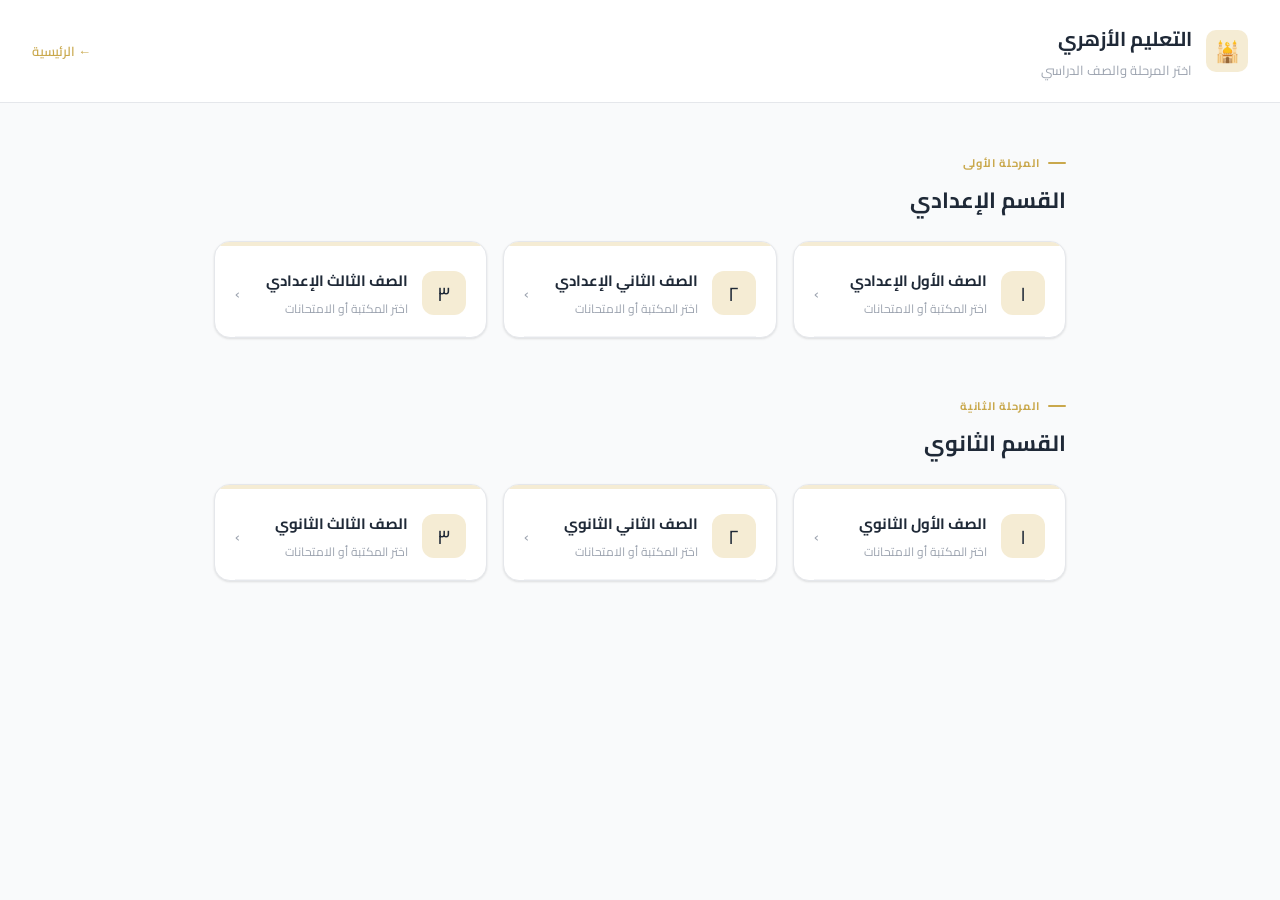
<file: sections/azhar.html>
<!doctype html>
<html lang="ar" dir="rtl">
  <head>
    <meta charset="UTF-8" />
    <meta name="viewport" content="width=device-width, initial-scale=1.0" />
    <title>التعليم الأزهري</title>
    <link rel="preconnect" href="https://fonts.googleapis.com" />
    <link
      href="https://fonts.googleapis.com/css2?family=Cairo:wght@400;500;600;700&display=swap"
      rel="stylesheet"
    />
    <style>
      /* ===== RESET & BASE ===== */
      *,
      *::before,
      *::after {
        box-sizing: border-box;
        margin: 0;
        padding: 0;
      }

      :root {
        --gold: #c9a84c;
        --gold-light: #f5ecd4;
        --gold-hover: #b8923e;
        --white: #ffffff;
        --gray-50: #f9fafb;
        --gray-100: #f3f4f6;
        --gray-200: #e5e7eb;
        --gray-400: #9ca3af;
        --gray-600: #4b5563;
        --gray-800: #1f2937;
        --radius-card: 16px;
        --radius-btn: 10px;
        --shadow-sm:
          0 1px 3px rgba(0, 0, 0, 0.07), 0 1px 2px rgba(0, 0, 0, 0.05);
        --shadow-md: 0 4px 16px rgba(0, 0, 0, 0.09);
        --transition: 0.2s ease;
      }

      body {
        font-family: "Cairo", sans-serif;
        background: var(--gray-50);
        color: var(--gray-800);
        min-height: 100vh;
        direction: rtl;
      }

      /* ===== HEADER ===== */
      .page-header {
        background: var(--white);
        border-bottom: 1px solid var(--gray-200);
        padding: 20px 32px;
        display: flex;
        align-items: center;
        gap: 14px;
      }

      .header-icon {
        width: 42px;
        height: 42px;
        background: var(--gold-light);
        border-radius: 10px;
        display: flex;
        align-items: center;
        justify-content: center;
        font-size: 20px;
        flex-shrink: 0;
      }

      .header-title {
        font-size: 20px;
        font-weight: 700;
        color: var(--gray-800);
      }

      .header-sub {
        font-size: 13px;
        color: var(--gray-400);
        margin-top: 1px;
      }

      .back-link {
        margin-right: auto;
        font-size: 13px;
        color: var(--gold);
        text-decoration: none;
        font-weight: 600;
        display: flex;
        align-items: center;
        gap: 4px;
        transition: color var(--transition);
      }
      .back-link:hover {
        color: var(--gold-hover);
      }

      /* ===== MAIN LAYOUT ===== */
      main {
        max-width: 900px;
        margin: 0 auto;
        padding: 40px 24px 80px;
      }

      /* ===== SECTION ===== */
      .edu-section {
        margin-bottom: 48px;
      }

      .section-label {
        display: inline-flex;
        align-items: center;
        gap: 8px;
        font-size: 11px;
        font-weight: 700;
        letter-spacing: 0.08em;
        color: var(--gold);
        text-transform: uppercase;
        margin-bottom: 6px;
      }

      .section-label::before {
        content: "";
        display: block;
        width: 18px;
        height: 2px;
        background: var(--gold);
        border-radius: 2px;
      }

      .section-title {
        font-size: 22px;
        font-weight: 700;
        color: var(--gray-800);
        margin-bottom: 20px;
      }

      /* ===== GRADE CARDS GRID ===== */
      .grades-grid {
        display: grid;
        grid-template-columns: repeat(auto-fill, minmax(240px, 1fr));
        gap: 16px;
      }

      /* ===== GRADE CARD ===== */
      .grade-card {
        background: var(--white);
        border: 1px solid var(--gray-200);
        border-radius: var(--radius-card);
        box-shadow: var(--shadow-sm);
        cursor: pointer;
        transition:
          box-shadow var(--transition),
          border-color var(--transition),
          transform var(--transition);
        overflow: hidden;
      }

      .grade-card:hover {
        box-shadow: var(--shadow-md);
        border-color: var(--gold);
        transform: translateY(-2px);
      }

      .grade-card.active {
        border-color: var(--gold);
        box-shadow:
          0 0 0 3px var(--gold-light),
          var(--shadow-md);
      }

      /* Card top strip */
      .card-strip {
        height: 4px;
        background: var(--gold-light);
        transition: background var(--transition);
      }
      .grade-card.active .card-strip,
      .grade-card:hover .card-strip {
        background: var(--gold);
      }

      .card-body {
        padding: 20px 20px 16px;
        display: flex;
        align-items: center;
        gap: 14px;
      }

      .card-icon {
        width: 44px;
        height: 44px;
        border-radius: 12px;
        background: var(--gold-light);
        display: flex;
        align-items: center;
        justify-content: center;
        font-size: 20px;
        flex-shrink: 0;
        transition: background var(--transition);
      }
      .grade-card.active .card-icon,
      .grade-card:hover .card-icon {
        background: var(--gold);
      }

      .card-text {
        flex: 1;
      }

      .card-name {
        font-size: 15px;
        font-weight: 700;
        color: var(--gray-800);
      }

      .card-hint {
        font-size: 12px;
        color: var(--gray-400);
        margin-top: 2px;
      }

      .card-arrow {
        font-size: 16px;
        color: var(--gray-400);
        transition:
          color var(--transition),
          transform var(--transition);
      }
      .grade-card.active .card-arrow,
      .grade-card:hover .card-arrow {
        color: var(--gold);
        transform: translateX(-4px);
      }
      .grade-card.active .card-arrow {
        transform: rotate(90deg);
      }

      /* ===== EXPAND PANEL ===== */
      .expand-panel {
        max-height: 0;
        overflow: hidden;
        transition:
          max-height 0.35s ease,
          padding 0.2s ease;
      }

      .expand-panel.open {
        max-height: 200px;
      }

      .panel-inner {
        padding: 0 20px 20px;
        display: flex;
        gap: 12px;
      }

      /* ===== ACTION BUTTONS (المكتبة / الامتحانات) ===== */
      .action-btn {
        flex: 1;
        display: flex;
        align-items: center;
        justify-content: center;
        gap: 8px;
        padding: 12px 10px;
        border-radius: var(--radius-btn);
        font-family: "Cairo", sans-serif;
        font-size: 14px;
        font-weight: 700;
        text-decoration: none;
        cursor: pointer;
        border: none;
        transition:
          background var(--transition),
          color var(--transition),
          transform var(--transition),
          box-shadow var(--transition);
      }

      /* Primary: library (gold) */
      .action-btn.library {
        background: var(--gold);
        color: var(--white);
      }
      .action-btn.library:hover {
        background: var(--gold-hover);
        transform: translateY(-1px);
        box-shadow: 0 4px 12px rgba(201, 168, 76, 0.35);
      }

      /* Secondary: exams (outlined) */
      .action-btn.exams {
        background: var(--white);
        color: var(--gray-800);
        border: 1.5px solid var(--gray-200);
      }
      .action-btn.exams:hover {
        background: var(--gray-50);
        border-color: var(--gray-400);
        transform: translateY(-1px);
      }

      .btn-emoji {
        font-size: 16px;
        line-height: 1;
      }

      /* ===== DIVIDER ===== */
      .divider {
        height: 1px;
        background: var(--gray-100);
        margin: 0 20px;
      }

      /* ===== RESPONSIVE ===== */
      @media (max-width: 480px) {
        main {
          padding: 24px 16px 60px;
        }
        .page-header {
          padding: 16px 20px;
        }
        .grades-grid {
          grid-template-columns: 1fr;
        }
        .panel-inner {
          flex-direction: column;
        }
      }
    </style>
  </head>
  <body>
    <!-- ===== HEADER ===== -->
    <header class="page-header">
      <div class="header-icon">🕌</div>
      <div>
        <div class="header-title">التعليم الأزهري</div>
        <div class="header-sub">اختر المرحلة والصف الدراسي</div>
      </div>
      <a href="../index.html" class="back-link">← الرئيسية</a>
    </header>

    <!-- ===== MAIN ===== -->
    <main>
      <!-- =========================================
         SECTION 1 — القسم الإعدادي
         ========================================= -->
      <section class="edu-section">
        <div class="section-label">المرحلة الأولى</div>
        <h2 class="section-title">القسم الإعدادي</h2>

        <div class="grades-grid">
          <!-- الصف الأول الإعدادي -->
          <div class="grade-card" onclick="toggleCard(this, 'prep', '1')">
            <div class="card-strip"></div>
            <div class="card-body">
              <div class="card-icon">١</div>
              <div class="card-text">
                <div class="card-name">الصف الأول الإعدادي</div>
                <div class="card-hint">اختر المكتبة أو الامتحانات</div>
              </div>
              <span class="card-arrow">›</span>
            </div>
            <div class="divider"></div>
            <div class="expand-panel">
              <div class="panel-inner">
                <a href="prep/grade1/library.html" class="action-btn library">
                  <span class="btn-emoji">📚</span> المكتبة
                </a>
                <a href="prep/grade1/exams.html" class="action-btn exams">
                  <span class="btn-emoji">📝</span> الامتحانات
                </a>
              </div>
            </div>
          </div>

          <!-- الصف الثاني الإعدادي -->
          <div class="grade-card" onclick="toggleCard(this, 'prep', '2')">
            <div class="card-strip"></div>
            <div class="card-body">
              <div class="card-icon">٢</div>
              <div class="card-text">
                <div class="card-name">الصف الثاني الإعدادي</div>
                <div class="card-hint">اختر المكتبة أو الامتحانات</div>
              </div>
              <span class="card-arrow">›</span>
            </div>
            <div class="divider"></div>
            <div class="expand-panel">
              <div class="panel-inner">
                <a href="prep/grade2/library.html" class="action-btn library">
                  <span class="btn-emoji">📚</span> المكتبة
                </a>
                <a href="prep/grade2/exams.html" class="action-btn exams">
                  <span class="btn-emoji">📝</span> الامتحانات
                </a>
              </div>
            </div>
          </div>

          <!-- الصف الثالث الإعدادي -->
          <div class="grade-card" onclick="toggleCard(this, 'prep', '3')">
            <div class="card-strip"></div>
            <div class="card-body">
              <div class="card-icon">٣</div>
              <div class="card-text">
                <div class="card-name">الصف الثالث الإعدادي</div>
                <div class="card-hint">اختر المكتبة أو الامتحانات</div>
              </div>
              <span class="card-arrow">›</span>
            </div>
            <div class="divider"></div>
            <div class="expand-panel">
              <div class="panel-inner">
                <a href="prep/grade3/library.html" class="action-btn library">
                  <span class="btn-emoji">📚</span> المكتبة
                </a>
                <a href="prep/grade3/exams.html" class="action-btn exams">
                  <span class="btn-emoji">📝</span> الامتحانات
                </a>
              </div>
            </div>
          </div>
        </div>
        <!-- /grades-grid -->
      </section>

      <!-- =========================================
         SECTION 2 — القسم الثانوي
         ========================================= -->
      <section class="edu-section">
        <div class="section-label">المرحلة الثانية</div>
        <h2 class="section-title">القسم الثانوي</h2>

        <div class="grades-grid">
          <!-- الصف الأول الثانوي -->
          <div class="grade-card" onclick="toggleCard(this, 'sec', '1')">
            <div class="card-strip"></div>
            <div class="card-body">
              <div class="card-icon">١</div>
              <div class="card-text">
                <div class="card-name">الصف الأول الثانوي</div>
                <div class="card-hint">اختر المكتبة أو الامتحانات</div>
              </div>
              <span class="card-arrow">›</span>
            </div>
            <div class="divider"></div>
            <div class="expand-panel">
              <div class="panel-inner">
                <a href="sec/grade1/library.html" class="action-btn library">
                  <span class="btn-emoji">📚</span> المكتبة
                </a>
                <a href="sec/grade1/exams.html" class="action-btn exams">
                  <span class="btn-emoji">📝</span> الامتحانات
                </a>
              </div>
            </div>
          </div>

          <!-- الصف الثاني الثانوي -->
          <div class="grade-card" onclick="toggleCard(this, 'sec', '2')">
            <div class="card-strip"></div>
            <div class="card-body">
              <div class="card-icon">٢</div>
              <div class="card-text">
                <div class="card-name">الصف الثاني الثانوي</div>
                <div class="card-hint">اختر المكتبة أو الامتحانات</div>
              </div>
              <span class="card-arrow">›</span>
            </div>
            <div class="divider"></div>
            <div class="expand-panel">
              <div class="panel-inner">
                <a href="sec/grade2/library.html" class="action-btn library">
                  <span class="btn-emoji">📚</span> المكتبة
                </a>
                <a href="sec/grade2/exams.html" class="action-btn exams">
                  <span class="btn-emoji">📝</span> الامتحانات
                </a>
              </div>
            </div>
          </div>

          <!-- الصف الثالث الثانوي -->
          <div class="grade-card" onclick="toggleCard(this, 'sec', '3')">
            <div class="card-strip"></div>
            <div class="card-body">
              <div class="card-icon">٣</div>
              <div class="card-text">
                <div class="card-name">الصف الثالث الثانوي</div>
                <div class="card-hint">اختر المكتبة أو الامتحانات</div>
              </div>
              <span class="card-arrow">›</span>
            </div>
            <div class="divider"></div>
            <div class="expand-panel">
              <div class="panel-inner">
                <a href="sec/grade3/library.html" class="action-btn library">
                  <span class="btn-emoji">📚</span> المكتبة
                </a>
                <a href="sec/grade3/exams.html" class="action-btn exams">
                  <span class="btn-emoji">📝</span> الامتحانات
                </a>
              </div>
            </div>
          </div>
        </div>
        <!-- /grades-grid -->
      </section>
    </main>

    <!-- ===== MINIMAL JS — only accordion toggle ===== -->
    <script>
      function toggleCard(card, section, grade) {
        const panel = card.querySelector(".expand-panel");
        const isOpen = card.classList.contains("active");

        // Close all open cards first
        document.querySelectorAll(".grade-card.active").forEach(function (c) {
          c.classList.remove("active");
          c.querySelector(".expand-panel").classList.remove("open");
        });

        // If this card wasn't open, open it
        if (!isOpen) {
          card.classList.add("active");
          panel.classList.add("open");
        }
      }
    </script>
  </body>
</html>
</file>
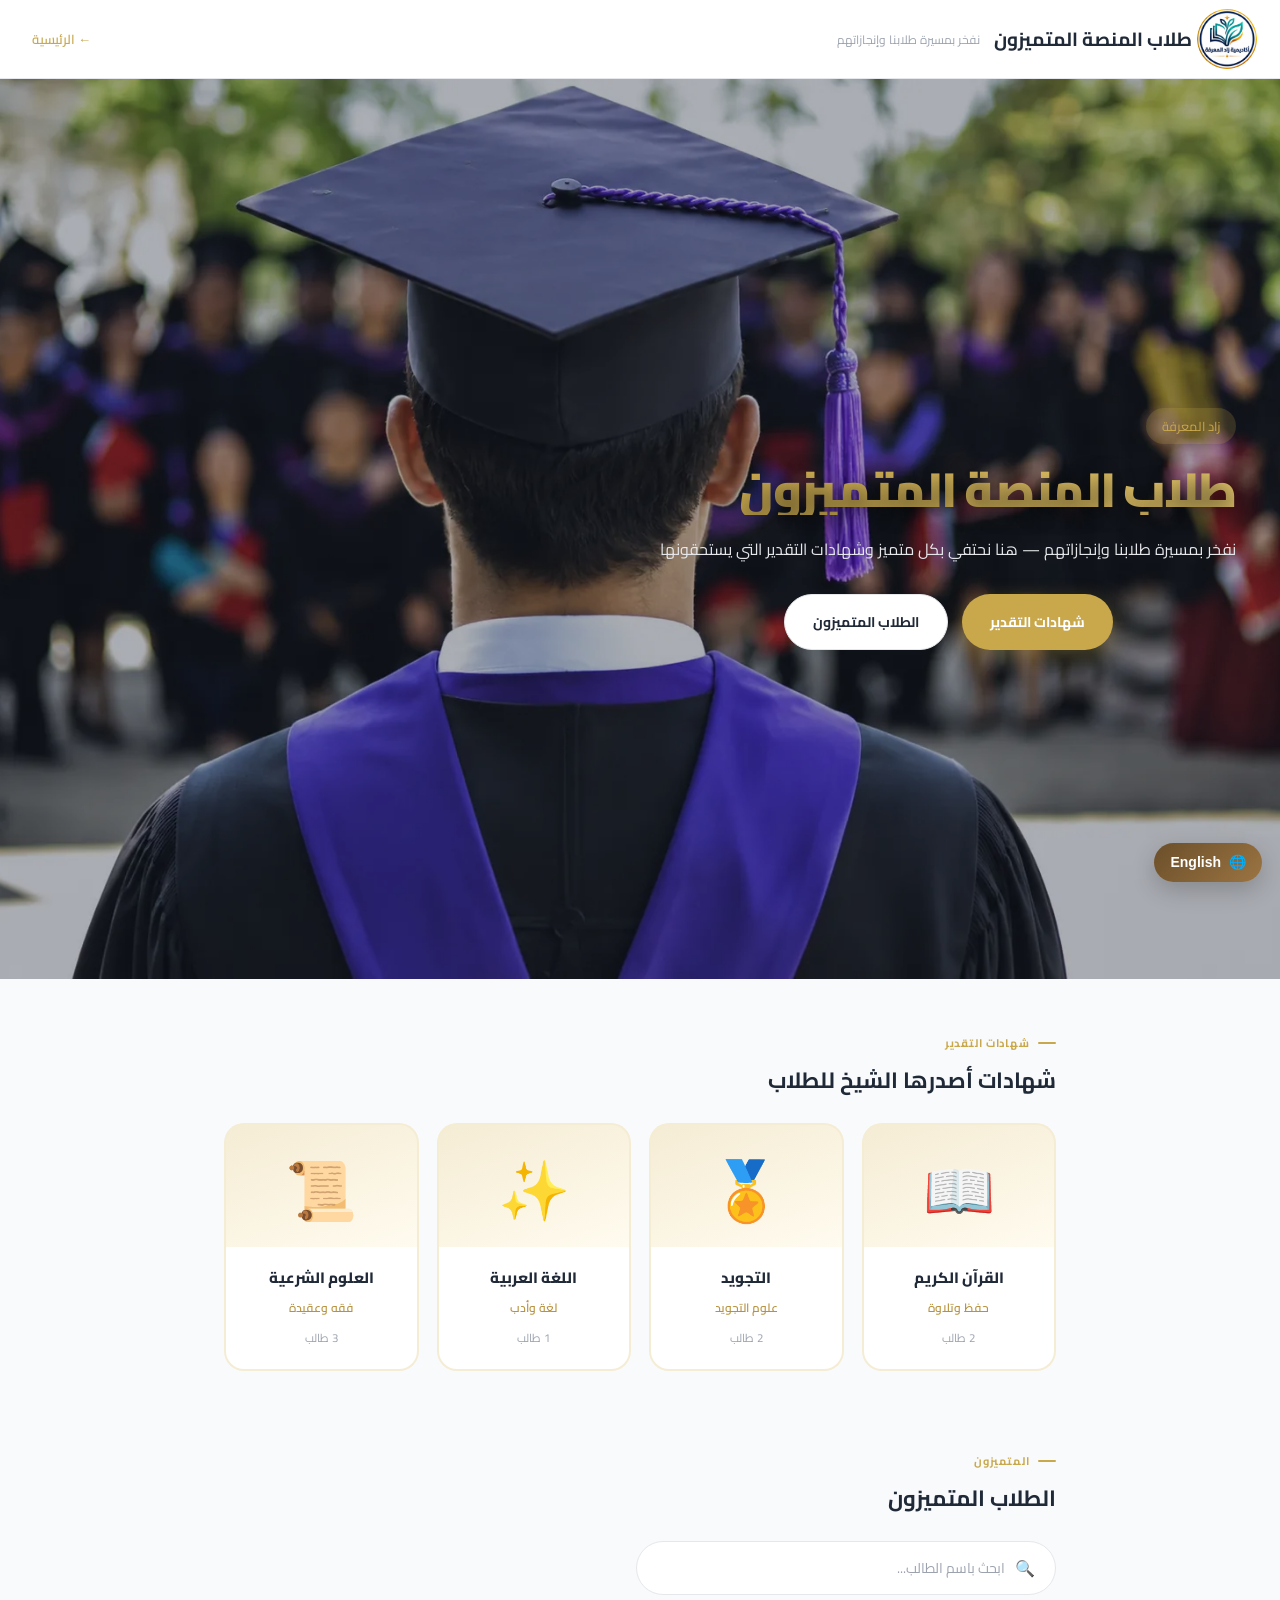
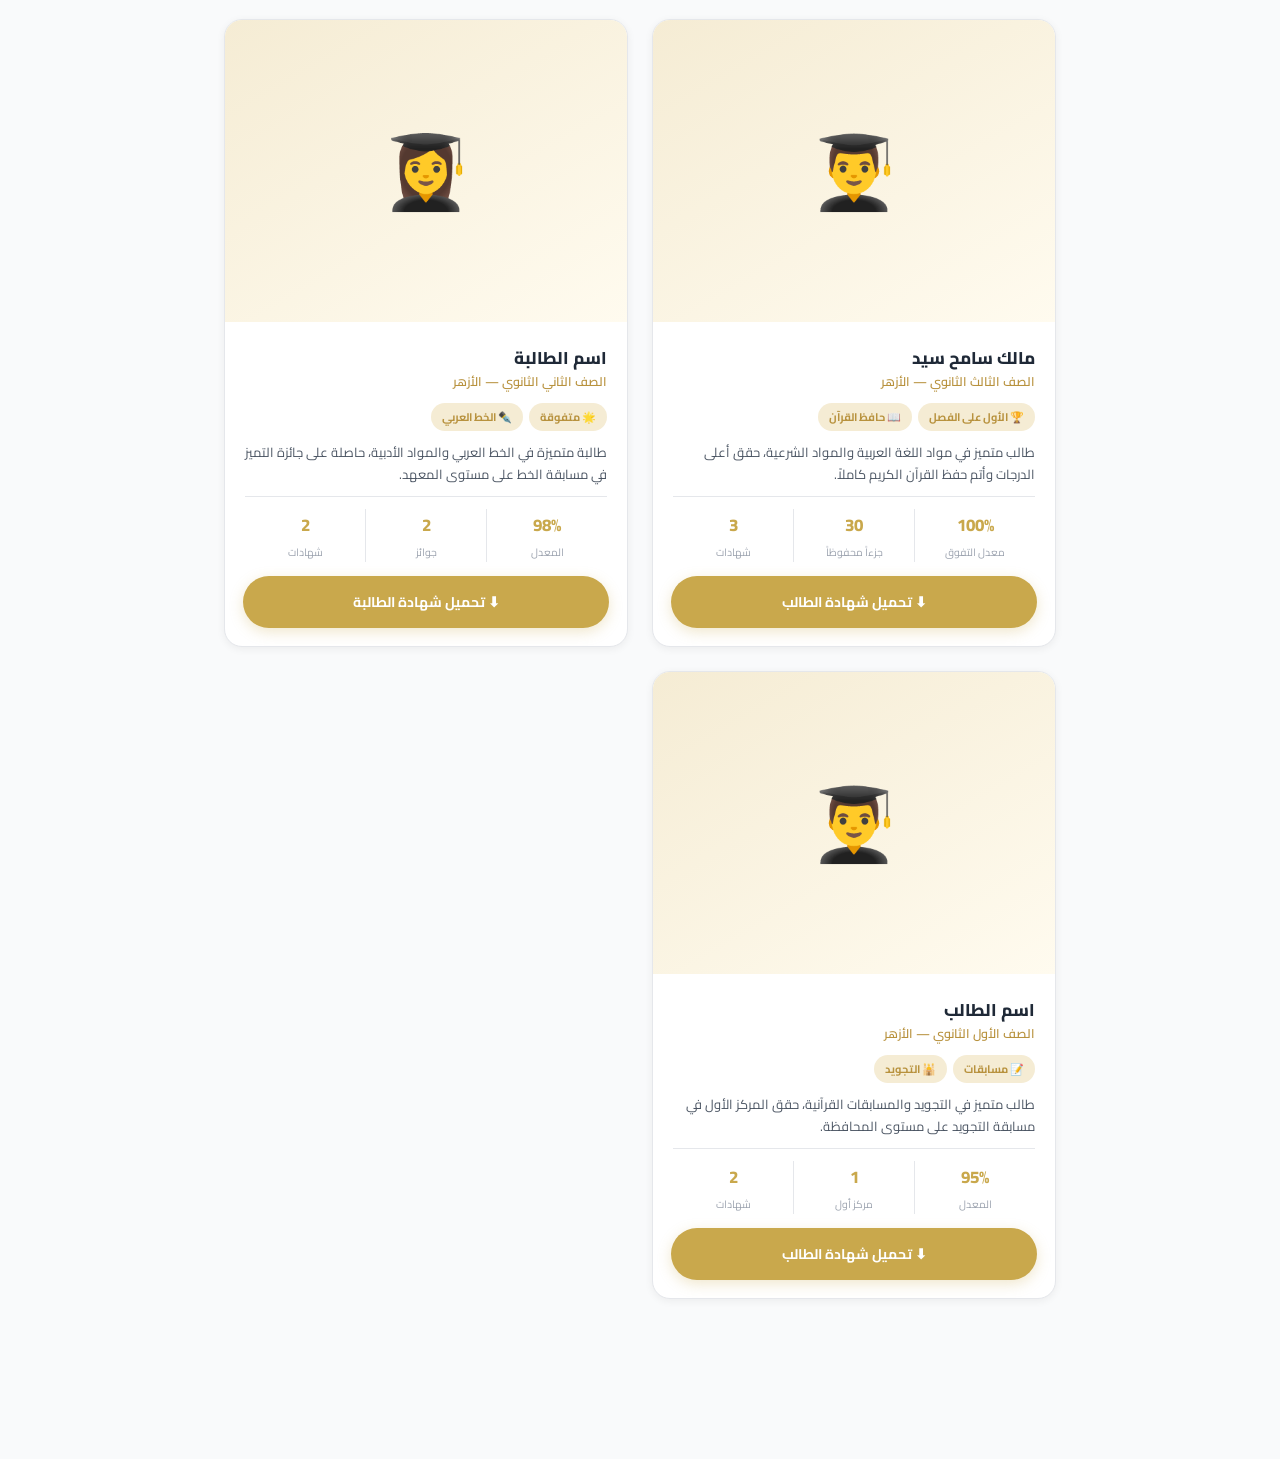
<file: students/students.html>
<!doctype html>
<html lang="ar" dir="rtl">
  <head>
    <meta charset="UTF-8" />
    <meta name="viewport" content="width=device-width, initial-scale=1.0" />
    <title>طلاب المنصة المتميزون — زاد المعرفة</title>
    <link rel="icon" type="image/png" href="../images/logo.png" />
    <link rel="preconnect" href="https://fonts.googleapis.com" />
    <link
      href="https://fonts.googleapis.com/css2?family=Cairo:wght@400;600;700;800&display=swap"
      rel="stylesheet"
    />
    <link rel="stylesheet" href="students.css">

    
  
<link rel="stylesheet" href="../assets/translation.css">
<script src="../assets/translation.js"></script>
<script src="https://translate.google.com/translate_a/element.js?cb=googleTranslateElementInit"></script>
</head>
  <body>
    <header class="page-header">
      <div class="header-icon">
        <img src="../images/logo.png" alt="logo" class="logo-img" />
      </div>
        <div class="header-title">طلاب المنصة المتميزون</div>
        <div class="header-sub">نفخر بمسيرة طلابنا وإنجازاتهم</div>
      </div>
      <a href="../index.html" class="back-link">← الرئيسية</a>
    </header>

   

      <!-- ═══════════ HERO ═══════════ -->
    <section id="hero">
      <!-- Overlay -->
      <div class="hero-overlay"></div>

      <div class="hero-container">
        <!-- النص (يمين) -->
        <div class="hero-text">
          <span class="hero-badge"> زاد المعرفة </span>

          <h1 class="hero-title">  طلاب المنصة المتميزون</h1>

          <p class="hero-desc">
          نفخر بمسيرة طلابنا وإنجازاتهم — هنا نحتفي بكل متميز وشهادات التقدير
          التي يستحقونها
          </p>

          <div class="hero-btns">
            <a href="#certs-section" class="btn-primary" target="_self"
              > شهادات التقدير
            </a>
            <a href="#students-section" class="btn-outline" target="_self"
              >  الطلاب المتميزون</a
            >
          </div>

          <div class="hero-stats">
            <div>
              <span class="num" style="display: none">20+</span>
              <span class="label" style="display: none">دورة</span>
            </div>
            <div>
              <span class="num" style="display: none">6+</span>
              <span class="label" style="display: none">أقسام</span>
            </div>
          </div>
        </div>
      </div>
    </section>

      <main>
      <!-- ============================================
       SECTION 1 — CERTIFICATES
  ============================================= -->
      <section id="certs-section" class="certs-section">
        <div class="section-label">شهادات التقدير</div>
        <h2 class="section-title">شهادات أصدرها الشيخ للطلاب</h2>

        <!-- SEARCH -->
        <!-- <div class="search-wrap">
          <span>🔍</span>
          <input
            type="text"
            id="certSearch"
            placeholder="ابحث باسم الطالب..."
            oninput="searchStudents(this.value)"
          />
        </div> -->

        <!-- 4 CATEGORY CARDS -->
        <div class="cert-categories">
          <div class="cat-card" onclick="toggleCert('quran', this)">
            <div class="cat-icon-area">📖</div>
            <div class="cat-info">
              <div class="cat-name">القرآن الكريم</div>
              <div class="cat-sub">حفظ وتلاوة</div>
              <div class="cat-count" id="count-quran">0 طالب</div>
            </div>
          </div>

          <div class="cat-card" onclick="toggleCert('tajweed', this)">
            <div class="cat-icon-area">🏅</div>
            <div class="cat-info">
              <div class="cat-name">التجويد</div>
              <div class="cat-sub">علوم التجويد</div>
              <div class="cat-count" id="count-tajweed">0 طالب</div>
            </div>
          </div>

          <div class="cat-card" onclick="toggleCert('arabic', this)">
            <div class="cat-icon-area">✨</div>
            <div class="cat-info">
              <div class="cat-name">اللغة العربية</div>
              <div class="cat-sub">لغة وأدب</div>
              <div class="cat-count" id="count-arabic">0 طالب</div>
            </div>
          </div>

          <div class="cat-card" onclick="toggleCert('sharia', this)">
            <div class="cat-icon-area">📜</div>
            <div class="cat-info">
              <div class="cat-name">العلوم الشرعية</div>
              <div class="cat-sub">فقه وعقيدة</div>
              <div class="cat-count" id="count-sharia">0 طالب</div>
            </div>
          </div>
        </div>
        <!-- /cert-categories -->

        <!-- STUDENTS LIST — shown when a category is clicked -->
        <div class="students-under-cert" id="certList">
          <div class="cert-list-header">
            <div class="cert-list-title" id="certListTitle">الطلاب</div>
            <button class="cert-list-close" onclick="closeCertList()">
              ✕ إغلاق
            </button>
          </div>
          <div class="cert-students-grid" id="certStudentsGrid"></div>
          <p class="no-results" id="certNoResults">لا توجد نتائج مطابقة</p>
        </div>
      </section>

      <!-- ============================================
       SECTION 2 — STAR STUDENTS
  ============================================= -->
      <section id="students-section" class="students-section">
        <div class="section-label">المتميزون</div>
        <h2 class="section-title"> الطلاب المتميزون</h2>
<!-- SEARCH FOR STAR STUDENTS -->
<div class="search-wrap">
  <span>🔍</span>
  <input
    type="text"
    id="studentSearch"
    placeholder="ابحث باسم الطالب..."
    oninput="searchStarStudents(this.value)"
  />
</div>

        <div class="students-grid">
          <!-- ========== طالب 1 ========== -->
          <div class="card">
            <!-- <img class="card-photo" src="رابط-الصورة" alt="اسم الطالب"> -->
            <div class="card-no-photo">👨‍🎓</div>
            <div class="card-body">
              <div>
                <div class="student-name">مالك سامح سيد</div>
                <div class="student-level">الصف الثالث الثانوي — الأزهر</div>
              </div>
              <div class="tags">
                <span class="tag">🏆 الأول على الفصل</span>
                <span class="tag">📖 حافظ القرآن</span>
              </div>
              <p class="student-bio">
                طالب متميز في مواد اللغة العربية والمواد الشرعية، حقق أعلى
                الدرجات وأتم حفظ القرآن الكريم كاملاً.
              </p>
              <div class="stats">
                <div class="stat">
                  <div class="stat-val">100%</div>
                  <div class="stat-lbl">معدل التفوق</div>
                </div>
                <div class="stat">
                  <div class="stat-val">30</div>
                  <div class="stat-lbl">جزءاً محفوظاً</div>
                </div>
                <div class="stat">
                  <div class="stat-val">3</div>
                  <div class="stat-lbl">شهادات</div>
                </div>
              </div>
            </div>
            <a class="cert-btn" href="#" download>⬇ تحميل شهادة الطالب</a>
          </div>

          <!-- ========== طالب 2 ========== -->
          <div class="card">
            <div class="card-no-photo">👩‍🎓</div>
            <div class="card-body">
              <div>
                <div class="student-name">اسم الطالبة</div>
                <div class="student-level">الصف الثاني الثانوي — الأزهر</div>
              </div>
              <div class="tags">
                <span class="tag">🌟 متفوقة</span>
                <span class="tag">✒️ الخط العربي</span>
              </div>
              <p class="student-bio">
                طالبة متميزة في الخط العربي والمواد الأدبية، حاصلة على جائزة
                التميز في مسابقة الخط على مستوى المعهد.
              </p>
              <div class="stats">
                <div class="stat">
                  <div class="stat-val">98%</div>
                  <div class="stat-lbl">المعدل</div>
                </div>
                <div class="stat">
                  <div class="stat-val">2</div>
                  <div class="stat-lbl">جوائز</div>
                </div>
                <div class="stat">
                  <div class="stat-val">2</div>
                  <div class="stat-lbl">شهادات</div>
                </div>
              </div>
            </div>
            <a class="cert-btn" href="#" download>⬇ تحميل شهادة الطالبة</a>
          </div>

          <!-- ========== طالب 3 ========== -->
          <div class="card">
            <div class="card-no-photo">👨‍🎓</div>
            <div class="card-body">
              <div>
                <div class="student-name">اسم الطالب</div>
                <div class="student-level">الصف الأول الثانوي — الأزهر</div>
              </div>
              <div class="tags">
                <span class="tag">📝 مسابقات</span>
                <span class="tag">🕌 التجويد</span>
              </div>
              <p class="student-bio">
                طالب متميز في التجويد والمسابقات القرآنية، حقق المركز الأول في
                مسابقة التجويد على مستوى المحافظة.
              </p>
              <div class="stats">
                <div class="stat">
                  <div class="stat-val">95%</div>
                  <div class="stat-lbl">المعدل</div>
                </div>
                <div class="stat">
                  <div class="stat-val">1</div>
                  <div class="stat-lbl">مركز أول</div>
                </div>
                <div class="stat">
                  <div class="stat-val">2</div>
                  <div class="stat-lbl">شهادات</div>
                </div>
              </div>
            </div>
            <a class="cert-btn" href="#" download>⬇ تحميل شهادة الطالب</a>
          </div>

          <!--
        لإضافة طالب جديد — انسخ هذا البلوك وعدّل البيانات:

        <div class="card">
          <div class="card-no-photo">👨‍🎓</div>
          <div class="card-body">
            <div>
              <div class="student-name">الاسم</div>
              <div class="student-level">الصف والمرحلة</div>
            </div>
            <div class="tags">
              <span class="tag">🏆 الإنجاز</span>
            </div>
            <p class="student-bio">وصف قصير.</p>
            <div class="stats">
              <div class="stat"><div class="stat-val">...</div><div class="stat-lbl">...</div></div>
              <div class="stat"><div class="stat-val">...</div><div class="stat-lbl">...</div></div>
              <div class="stat"><div class="stat-val">...</div><div class="stat-lbl">...</div></div>
            </div>
          </div>
          <a class="cert-btn" href="رابط-PDF" download>⬇ تحميل شهادة الطالب</a>
        </div>
      -->
        </div>
      </section>
    </main>

    <!-- ============================================
     JAVASCRIPT — minimal, only for cert filter + search
     عشان تضيف طالب: أضف object جديد في المصفوفة المناسبة
============================================= -->
    <script>
      // =============================================
      // DATA — أضف الطلاب هنا تحت كل قسم
      // =============================================
      const CERT_DATA = {
        quran: {
          title: "شهادات القرآن الكريم",
          students: [
            { img: "../images/hero-bg.webp" },
            {img: "../images/image-not-available.svg" },
          ],
        },
        tajweed: {
          title: "شهادات التجويد",
          students: [
            { img: "../images/image-not-available.svg" },
            { img: "../images/image-not-available.svg" },
          ],
        },
        arabic: {
          title: "شهادات اللغة العربية",
          students: [{ img: "../images/image-not-available.svg" }],
        },
        sharia: {
          title: "شهادات العلوم الشرعية",
          students: [
            { img: "../images/image-not-available.svg" },
            { img: "../images/image-not-available.svg" },
            { img: "../images/image-not-available.svg" },
          ],
        },
      };

      // fill counts under each category card
      Object.keys(CERT_DATA).forEach(function (key) {
        var el = document.getElementById("count-" + key);
        if (el) el.textContent = CERT_DATA[key].students.length + " طالب";
      });

      var activeCategory = null;
      var activeCard = null;

      function toggleCert(key, cardEl) {
        var list = document.getElementById("certList");
        // clicking same card again → close
        if (activeCategory === key) {
          closeCertList();
          return;
        }
        // mark active card
        document.querySelectorAll(".cat-card").forEach(function (c) {
          c.classList.remove("active");
        });
        cardEl.classList.add("active");
        activeCategory = key;
        activeCard = cardEl;
        // render
        renderCertStudents(CERT_DATA[key].students, "");
        document.getElementById("certListTitle").textContent =
          CERT_DATA[key].title;
        list.classList.add("show");
        list.scrollIntoView({ behavior: "smooth", block: "start" });
      }

      function closeCertList() {
        document.getElementById("certList").classList.remove("show");
        document.querySelectorAll(".cat-card").forEach(function (c) {
          c.classList.remove("active");
        });
        activeCategory = null;
      }

   function renderCertStudents(students) {
    var grid = document.getElementById("certStudentsGrid");
    var noRes = document.getElementById("certNoResults");

    grid.innerHTML = "";
    noRes.classList.remove("show");

    students.forEach(function(s) {
        var row = document.createElement("div");
        row.className = "cert-student-row";

        row.innerHTML =
            '<img src="' + s.img + '" class="cert-image" onerror="this.onerror=null;this.src=\'../images/image-not-available.svg\';" onclick="openImage(\'' + s.img + '\')">';

        grid.appendChild(row);
    });
}

      function searchStudents(val) {
        if (!activeCategory) return;
        renderCertStudents(CERT_DATA[activeCategory].students, val);
      }
      function openImage(src) {
        document.getElementById("modalImage").src = src;

        document.getElementById("imageModal").style.display = "flex";
      }

      function closeImage() {
        document.getElementById("imageModal").style.display = "none";
      }
      (function () {
        var imageModal = document.getElementById("imageModal");
        if (imageModal) {
          imageModal.addEventListener("click", function (e) {
            if (e.target === this) {
              closeImage();
            }
          });
        }
      })();

        function searchStarStudents(val) {
  val = val.trim().toLowerCase();
  document.querySelectorAll(".students-grid .card").forEach(function(card) {
    var name = card.querySelector(".student-name").textContent.toLowerCase();
    if (name.includes(val) || val === "") {
      card.style.display = "block";
    } else {
      card.style.display = "none";
    }
  });
}

    </script>
    <div id="imageModal" class="image-modal">
      <span class="close-image" onclick="closeImage()">&times;</span>

      <img id="modalImage" class="modal-image" />
    </div>
  </body>
</html>
</file>
<file: students/students.css>
*,
*::before,
*::after {
  box-sizing: border-box;
  margin: 0;
  padding: 0;
}

:root {
  --gold: #c9a84c;
  --gold-light: #f5ecd4;
  --gold-hover: #b8923e;
  --white: #ffffff;
  --gray-50: #f9fafb;
  --gray-200: #e5e7eb;
  --gray-400: #9ca3af;
  --gray-600: #4b5563;
  --gray-800: #1f2937;
}

html {
  scroll-behavior: smooth;
  scroll-padding-top: 11rem;
}
body {
  font-family: "Cairo", sans-serif;
  background: var(--gray-50);
  color: var(--gray-800);
  direction: rtl;
}
.logo-img {
  width: 60px;
  height: 60px;
  object-fit: cover;
  border-radius: 50%;
}

/* ===== HEADER ===== */
.page-header {
  background: var(--white);
  border-bottom: 1px solid var(--gray-200);
  padding: 18px 32px;
  display: flex;
  align-items: center;
  gap: 14px;
  position: sticky;
  top: 0;
  z-index: 50;
}
.header-icon {
  width: 42px;
  height: 42px;
  background: var(--gold-light);
  border-radius: 10px;
  display: flex;
  align-items: center;
  justify-content: center;
  font-size: 20px;
}
.header-title {
  font-size: 19px;
  font-weight: 700;
}
.header-sub {
  font-size: 12px;
  color: var(--gray-400);
  margin-top: 1px;
}
.back-link {
  margin-right: auto;
  font-size: 13px;
  font-weight: 600;
  color: var(--gold);
  text-decoration: none;
}
.back-link:hover {
  color: var(--gold-hover);
}

/* ===== MAIN ===== */
main {
  max-width: 1060px;
  margin: 0 auto;
  padding: 48px 24px 100px;
}

/* ===== HERO ===== */
/* Hero Section Styling */
/* ══ HERO ══ */
#hero {
  min-height: 100vh;
  display: flex;
  align-items: center;
  justify-content: center;
  position: relative;
  overflow: hidden;
  padding: 120px 28px 80px;

  background: linear-gradient(180deg, #ffffff 0%, #f8fafc 50%, #eef2ff 100%);
}
.hero-content {
  max-width: 820px;
  text-align: center;
  position: relative;
  z-index: 2;
}

.eyebrow {
  display: inline-flex;
  align-items: center;
  gap: 10px;
  padding: 8px 20px;
  border-radius: 100px;
  background: var(--gold-dim);
  border: 1px solid rgba(201, 168, 76, 0.25);
  color: var(--gold-light);
  font-size: 0.85rem;
  font-weight: 700;
  margin-bottom: 36px;
  opacity: 0;
  animation: fadeUp 0.7s 0.1s forwards;
}
.eyebrow-dot {
  width: 6px;
  height: 6px;
  border-radius: 50%;
  background: var(--gold);
  animation: pulse 2s ease infinite;
}
@keyframes pulse {
  0%,
  100% {
    opacity: 1;
    transform: scale(1);
  }
  50% {
    opacity: 0.5;
    transform: scale(0.8);
  }
}

.hero-title {
  font-family: "Cairo", sans-serif;
  font-size: clamp(3rem, 8vw, 6rem);
  font-weight: 900;
  line-height: 1.05;
  letter-spacing: -0.03em;
  color: var(--text);
  margin-bottom: 28px;
}
.hero-title .line {
  display: block;
  opacity: 0;
  transform: translateY(40px);
  animation: fadeUp 0.7s forwards;
}
.hero-title .line:nth-child(1) {
  animation-delay: 0.2s;
}
.hero-title .line:nth-child(2) {
  animation-delay: 0.35s;
  color: var(--gold);
}
.hero-title .line:nth-child(3) {
  animation-delay: 0.5s;
}

@keyframes fadeUp {
  to {
    opacity: 1;
    transform: translateY(0);
  }
}

.hero-sub {
  font-size: 1.15rem;
  color: var(--muted);
  line-height: 1.8;
  max-width: 560px;
  margin: 0 auto 44px;
  opacity: 0;
  animation: fadeUp 0.7s 0.65s forwards;
}

.hero-cta {
  display: flex;
  flex-wrap: wrap;
  gap: 14px;
  justify-content: center;
  opacity: 0;
  animation: fadeUp 0.7s 0.8s forwards;
  margin-bottom: 72px;
}

.btn-primary {
  display: inline-flex;
  align-items: center;
  gap: 8px;
  padding: 14px 32px;
  border-radius: 12px;
  background: linear-gradient(135deg, var(--gold) 0%, #a07828 100%);
  color: #0a0a0f;
  font-weight: 800;
  font-size: 1rem;
  border: none;
  cursor: pointer;
  transition: all 0.3s;
  font-family: "Tajawal", sans-serif;
  box-shadow: 0 8px 32px rgba(201, 168, 76, 0.3);
}
.btn-primary:hover {
  transform: translateY(-3px);
  box-shadow: 0 16px 48px rgba(201, 168, 76, 0.45);
}
.btn-primary:active {
  transform: translateY(0);
}

.btn-outline {
  display: inline-flex;
  align-items: center;
  gap: 8px;
  padding: 14px 32px;
  border-radius: 12px;
  background: transparent;
  color: var(--text);
  font-weight: 700;
  font-size: 1rem;
  border: 1px solid var(--border2);
  cursor: pointer;
  transition: all 0.3s;
  font-family: "Tajawal", sans-serif;
}
.btn-outline:hover {
  background: var(--surface2);
  border-color: rgba(255, 255, 255, 0.2);
  transform: translateY(-2px);
}

/* ── Hero stats row ── */
.hero-stats {
  display: none;
  display: grid;
  grid-template-columns: repeat(4, 1fr);
  gap: 1px;
  background: var(--border);
  border: 1px solid var(--border);
  border-radius: 16px;
  overflow: hidden;
  opacity: 0;
  animation: fadeUp 0.7s 1s forwards;
  max-width: 680px;
  margin: 0 auto;
}
.hstat {
  background: var(--surface);
  padding: 24px 16px;
  text-align: center;
  transition: background 0.2s;
}
.hstat:hover {
  background: var(--surface2);
}
.hstat-num {
  font-family: "Cairo", sans-serif;
  font-size: 1.8rem;
  font-weight: 900;
  color: var(--gold);
  line-height: 1;
  margin-bottom: 6px;
}
.hstat-label {
  font-size: 0.8rem;
  color: var(--muted);
  font-weight: 500;
}

.hero-content {
  max-width: 600px;
  text-align: right; /* النص يمين */
}

.hero-content h1 {
  font-size: 3rem;
  color: #ffd700; /* دهبي */
  margin-bottom: 20px;
  font-weight: 700;
}

.hero-content p {
  font-size: 1.2rem;
  line-height: 1.8;
  margin-bottom: 30px;
}

.cta-btn {
  background-color: #ffd700;
  color: #000;
  padding: 12px 28px;
  border-radius: 6px;
  text-decoration: none;
  font-weight: 600;
  transition: 0.3s ease;
}

.cta-btn:hover {
  background-color: #fff;
  color: #000;
}

#hero {
  position: relative;
  min-height: 100vh;
  display: flex;
  align-items: center;
  padding: 100px 40px;

  background: url("../images/std-graduated.webp");
  background-size: cover;
  background-position: center;
}

/* طبقة فوق الصورة */
.hero-overlay {
  position: absolute;
  inset: 0;
  background: rgba(15, 23, 42, 0.35);
}

/* الكونتينر */
.hero-container {
  position: relative;
  z-index: 2;
  max-width: 1200px;
  margin: auto;
  display: grid;
  grid-template-columns: 1fr 1fr;

  align-items: center;
  gap: 40px;
}

/* النص */
.hero-text {
  color: white;
  text-align: right;
}

/* badge */
.hero-badge {
  display: inline-block;
  background: rgba(201, 168, 76, 0.2);
  color: var(--gold);
  padding: 6px 16px;
  border-radius: 100px;
  font-size: 0.8rem;
  margin-bottom: 20px;
}

/* العنوان */
.hero-title {
  font-size: 3rem;
  font-weight: 900;
  font-family: "Cairo", sans-serif;
  margin-bottom: 20px;

  color: #ffffff;
  text-shadow: 0 4px 20px rgba(0, 0, 0, 0.6);

  background: linear-gradient(90deg, #c9a84c, #e8c96d);
  background-clip: text;
  -webkit-background-clip: text;
  -webkit-text-fill-color: transparent;
}

/* النص */
.hero-desc {
  color: #e5e7eb;
  line-height: 1.8;
  margin-bottom: 30px;
}

/* الأزرار */
.hero-actions {
  display: flex;
  gap: 12px;
  margin-bottom: 30px;
}

/* stats */
.hero-stats {
  display: flex;
  gap: 40px;
}

.hero-stats .num {
  font-size: 1.6rem;
  font-weight: 900;
  color: var(--gold);
}

.hero-stats .label {
  display: block;
  font-size: 0.8rem;
  color: #d1d5db;
}

/* الصورة */
.hero-image img {
  width: 100%;
  border-radius: 20px;
  box-shadow: 0 20px 60px rgba(0, 0, 0, 0.4);
}

/* موبايل */
@media (max-width: 768px) {
  .hero-container {
    grid-template-columns: 1fr;
  }

  .hero-text {
    text-align: center;
  }

  .hero-actions {
    justify-content: center;
  }
}
main {
  max-width: 880px;
  margin: 0 auto;
  padding: 44px 24px 100px;
}

.hero-btns {
  display: flex;
  gap: 14px;
  justify-content: center;
  flex-wrap: wrap;
}

.btn-primary {
  display: inline-flex;
  align-items: center;
  gap: 8px;
  padding: 14px 28px;
  background: var(--gold);
  color: var(--white);
  font-family: inherit;
  font-size: 14px;
  font-weight: 700;
  border-radius: 999px;
  text-decoration: none;
  box-shadow: 0 6px 20px rgba(201, 168, 76, 0.35);
  transition:
    background 0.2s,
    transform 0.2s,
    box-shadow 0.2s;
}
.btn-primary:hover {
  background: var(--gold-hover);
  transform: translateY(-2px);
  box-shadow: 0 10px 28px rgba(201, 168, 76, 0.42);
}

.btn-outline {
  display: inline-flex;
  align-items: center;
  gap: 8px;
  padding: 14px 28px;
  background: var(--white);
  color: var(--gray-800);
  font-family: inherit;
  font-size: 14px;
  font-weight: 700;
  border: 1.5px solid var(--gray-200);
  border-radius: 999px;
  text-decoration: none;
  transition:
    border-color 0.2s,
    color 0.2s;
}
.btn-outline:hover {
  border-color: var(--gold);
  color: var(--gold);
}
/* ===== SECTION LABEL ===== */
.section-label {
  display: inline-flex;
  align-items: center;
  gap: 8px;
  font-size: 11px;
  font-weight: 700;
  letter-spacing: 0.08em;
  text-transform: uppercase;
  color: var(--gold);
  margin-bottom: 6px;
}
.section-label::before {
  content: "";
  width: 18px;
  height: 2px;
  border-radius: 2px;
  background: var(--gold);
}
.section-title {
  font-size: 22px;
  font-weight: 700;
  margin-bottom: 22px;
}

/* =============================================
   SECTION 1 — CERTIFICATES
   4 category cards → click → show students list
============================================= */
.certs-section {
  margin-bottom: 70px;
}

/* ---- search bar ---- */
.search-wrap {
  margin-bottom: 24px;
  display: flex;
  align-items: center;
  gap: 10px;
  background: var(--white);
  border: 1.5px solid var(--gray-200);
  border-radius: 999px;
  padding: 11px 20px;
  max-width: 420px;
  transition:
    border-color 0.2s,
    box-shadow 0.2s;
}
.search-wrap:focus-within {
  border-color: var(--gold);
  box-shadow: 0 0 0 3px var(--gold-light);
}
.search-wrap input {
  border: none;
  outline: none;
  font-family: inherit;
  font-size: 14px;
  background: none;
  color: var(--gray-800);
  flex: 1;
}
.search-wrap input::placeholder {
  color: var(--gray-400);
}

/* ---- 4 category cards ---- */
.cert-categories {
  display: grid;
  grid-template-columns: repeat(4, 1fr);
  gap: 18px;
  margin-bottom: 36px;
}

/* The card that matches the screenshot exactly */
.cat-card {
  background: var(--gold-light);
  border: 2px solid transparent;
  border-radius: 20px;
  padding: 0;
  cursor: pointer;
  display: flex;
  flex-direction: column;
  overflow: hidden;
  transition:
    border-color 0.2s,
    box-shadow 0.2s,
    transform 0.2s;
  text-align: center;
}
.cat-card:hover,
.cat-card.active {
  border-color: var(--gold);
  box-shadow: 0 8px 24px rgba(201, 168, 76, 0.25);
  transform: translateY(-3px);
}
.cat-card.active {
  box-shadow:
    0 0 0 3px var(--gold),
    0 8px 24px rgba(201, 168, 76, 0.2);
}

/* big emoji area — same gold-light bg as screenshot */
.cat-icon-area {
  background: linear-gradient(160deg, #f5ecd4 0%, #fffbef 100%);
  padding: 36px 20px 28px;
  font-size: 58px;
  line-height: 1;
  display: flex;
  align-items: center;
  justify-content: center;
}

.cat-info {
  padding: 16px 16px 20px;
  background: var(--white);
  flex: 1;
}
.cat-name {
  font-size: 15px;
  font-weight: 800;
  margin-bottom: 4px;
}
.cat-sub {
  font-size: 12px;
  color: var(--gold-hover);
  font-weight: 600;
  margin-bottom: 8px;
}
.cat-count {
  font-size: 11.5px;
  color: var(--gray-400);
}

/* ---- student list that appears under the selected category ---- */
.students-under-cert {
  display: none;
  animation: fadeUp 0.3s ease;
}
.students-under-cert.show {
  display: block;
}

@keyframes fadeUp {
  from {
    opacity: 0;
    transform: translateY(8px);
  }
  to {
    opacity: 1;
    transform: translateY(0);
  }
}

.cert-list-header {
  display: flex;
  align-items: center;
  justify-content: space-between;
  margin-bottom: 18px;
  padding: 14px 20px;
  background: var(--white);
  border: 1px solid var(--gray-200);
  border-radius: 14px;
}
.cert-list-title {
  font-size: 15px;
  font-weight: 700;
}
.cert-list-close {
  background: var(--gray-50);
  border: 1px solid var(--gray-200);
  border-radius: 999px;
  padding: 5px 14px;
  font-family: inherit;
  font-size: 12px;
  font-weight: 600;
  color: var(--gray-600);
  cursor: pointer;
}
.cert-list-close:hover {
  border-color: var(--gold);
  color: var(--gold);
}

.cert-students-grid {
  display: grid;
  grid-template-columns: repeat(auto-fill, minmax(240px, 1fr));
  gap: 14px;
}

/* each student row inside the cert list */
.cert-student-row {
  background: var(--white);
  border: 1px solid var(--gray-200);
  border-radius: 14px;
  padding: 16px 18px;
  display: flex;
  align-items: center;
  gap: 14px;
  transition:
    border-color 0.2s,
    box-shadow 0.2s;
}
.cert-student-row:hover {
  border-color: var(--gold);
  box-shadow: 0 4px 14px rgba(201, 168, 76, 0.15);
}

.cert-student-avatar {
  width: 44px;
  height: 44px;
  border-radius: 10px;
  background: var(--gold-light);
  display: flex;
  align-items: center;
  justify-content: center;
  font-size: 20px;
  flex-shrink: 0;
}
.cert-student-info {
  flex: 1;
}
.cert-student-name {
  font-size: 14px;
  font-weight: 700;
  margin-bottom: 2px;
}
.cert-student-level {
  font-size: 11.5px;
  color: var(--gray-400);
}

.cert-dl-btn {
  display: inline-flex;
  align-items: center;
  gap: 5px;
  padding: 8px 14px;
  background: var(--gold);
  color: var(--white);
  font-family: inherit;
  font-size: 12px;
  font-weight: 700;
  border-radius: 999px;
  text-decoration: none;
  flex-shrink: 0;
  transition: background 0.2s;
}
.cert-dl-btn:hover {
  background: var(--gold-hover);
}

/* no-results message */
.no-results {
  text-align: center;
  color: var(--gray-400);
  font-size: 13px;
  padding: 30px 0;
  display: none;
}
.no-results.show {
  display: block;
}

/* =============================================
   SECTION 2 — STAR STUDENTS
   Same card style as teachers page
============================================= */
.students-section {
  margin-bottom: 60px;
}

.students-grid {
  display: grid;
  grid-template-columns: repeat(auto-fill, minmax(270px, 1fr));
  gap: 24px;
}

.card {
  background: var(--white);
  border: 1px solid var(--gray-200);
  border-radius: 18px;
  overflow: hidden;
  box-shadow: 0 2px 8px rgba(0, 0, 0, 0.06);
  display: flex;
  flex-direction: column;
  transition:
    transform 0.22s,
    box-shadow 0.22s,
    border-color 0.22s;
}
.card:hover {
  transform: translateY(-5px);
  box-shadow: 0 14px 36px rgba(0, 0, 0, 0.12);
  border-color: var(--gold);
}

.card-photo {
  width: 100%;
  aspect-ratio: 4/3;
  object-fit: cover;
  object-position: top center;
  display: block;
}
.card-no-photo {
  width: 100%;
  aspect-ratio: 4/3;
  background: linear-gradient(150deg, var(--gold-light) 0%, #fffbef 100%);
  display: flex;
  align-items: center;
  justify-content: center;
  font-size: 72px;
}

.card-body {
  padding: 20px 20px 14px;
  flex: 1;
  display: flex;
  flex-direction: column;
  gap: 10px;
}
.student-name {
  font-size: 17px;
  font-weight: 800;
}
.student-level {
  font-size: 12.5px;
  font-weight: 600;
  color: var(--gold-hover);
  margin-top: -4px;
}

.tags {
  display: flex;
  flex-wrap: wrap;
  gap: 6px;
}
.tag {
  background: var(--gold-light);
  color: var(--gold-hover);
  font-size: 11px;
  font-weight: 700;
  border-radius: 999px;
  padding: 4px 11px;
}

.student-bio {
  font-size: 13px;
  color: var(--gray-600);
  line-height: 1.75;
}

.stats {
  display: flex;
  border-top: 1px solid var(--gray-200);
  padding-top: 12px;
  margin-top: auto;
}
.stat {
  flex: 1;
  text-align: center;
  border-left: 1px solid var(--gray-200);
  padding: 0 6px;
}
.stat:last-child {
  border-left: none;
}
.stat-val {
  font-size: 17px;
  font-weight: 800;
  color: var(--gold);
}
.stat-lbl {
  font-size: 10.5px;
  color: var(--gray-400);
  margin-top: 1px;
}

.cert-btn {
  display: flex;
  align-items: center;
  justify-content: center;
  gap: 8px;
  margin: 0 18px 18px;
  padding: 13px 0;
  background: var(--gold);
  color: var(--white);
  font-family: inherit;
  font-size: 14px;
  font-weight: 700;
  border-radius: 999px;
  text-decoration: none;
  box-shadow: 0 4px 14px rgba(201, 168, 76, 0.28);
  transition:
    background 0.2s,
    transform 0.2s;
}
.cert-btn:hover {
  background: var(--gold-hover);
  transform: translateY(-1px);
}

/* ===== RESPONSIVE ===== */
@media (max-width: 900px) {
  .cert-categories {
    grid-template-columns: repeat(2, 1fr);
  }
}
@media (max-width: 680px) {
  main {
    padding: 28px 14px 70px;
  }
  .page-header {
    padding: 14px 16px;
  }
  .cert-categories {
    grid-template-columns: repeat(2, 1fr);
  }
  .students-grid {
    grid-template-columns: 1fr;
  }
}
.cert-image {
  width: 100%;
  height: 220px;
  object-fit: cover;
  border-radius: 12px;
  cursor: pointer;
  display: block;
}

.cert-student-row {
  padding: 10px;
}
.image-modal {
  display: none;
  position: fixed;
  inset: 0;
  background: rgba(0, 0, 0, 0.9);
  justify-content: center;
  align-items: center;
  z-index: 9999;
}

.modal-image {
  max-width: 90%;
  max-height: 90%;
  border-radius: 10px;
  box-shadow: 0 0 25px rgba(255, 255, 255, 0.2);
}

.close-image {
  position: absolute;
  top: 20px;
  right: 30px;
  color: #fff;
  font-size: 50px;
  font-weight: bold;
  cursor: pointer;
  user-select: none;
}

.close-image:hover {
  color: #ddd;
}
</file>
<file: assets/translation.css>
#google_translate_element{position:fixed!important;width:1px!important;height:1px!important;overflow:hidden!important;opacity:0!important;pointer-events:none!important;z-index:-1!important}.goog-te-banner-frame.skiptranslate,.goog-te-banner-frame,body>.skiptranslate{display:none!important}body{top:0!important}#zad-translate-toggle{position:fixed;right:18px;bottom:18px;z-index:2147483000;border:0;border-radius:999px;padding:11px 16px;display:inline-flex;align-items:center;gap:8px;cursor:pointer;font:700 14px/1.2 Arial,sans-serif;color:#fff;background:linear-gradient(135deg,#6b4f2a,#9b7442);box-shadow:0 8px 25px rgba(0,0,0,.2)}#zad-translate-toggle:hover{transform:translateY(-2px)}html[dir=rtl] #zad-translate-toggle{right:18px;left:auto}html[dir=ltr] #zad-translate-toggle{left:18px;right:auto}@media(max-width:600px){#zad-translate-toggle{bottom:12px;padding:10px 13px}}
</file>
